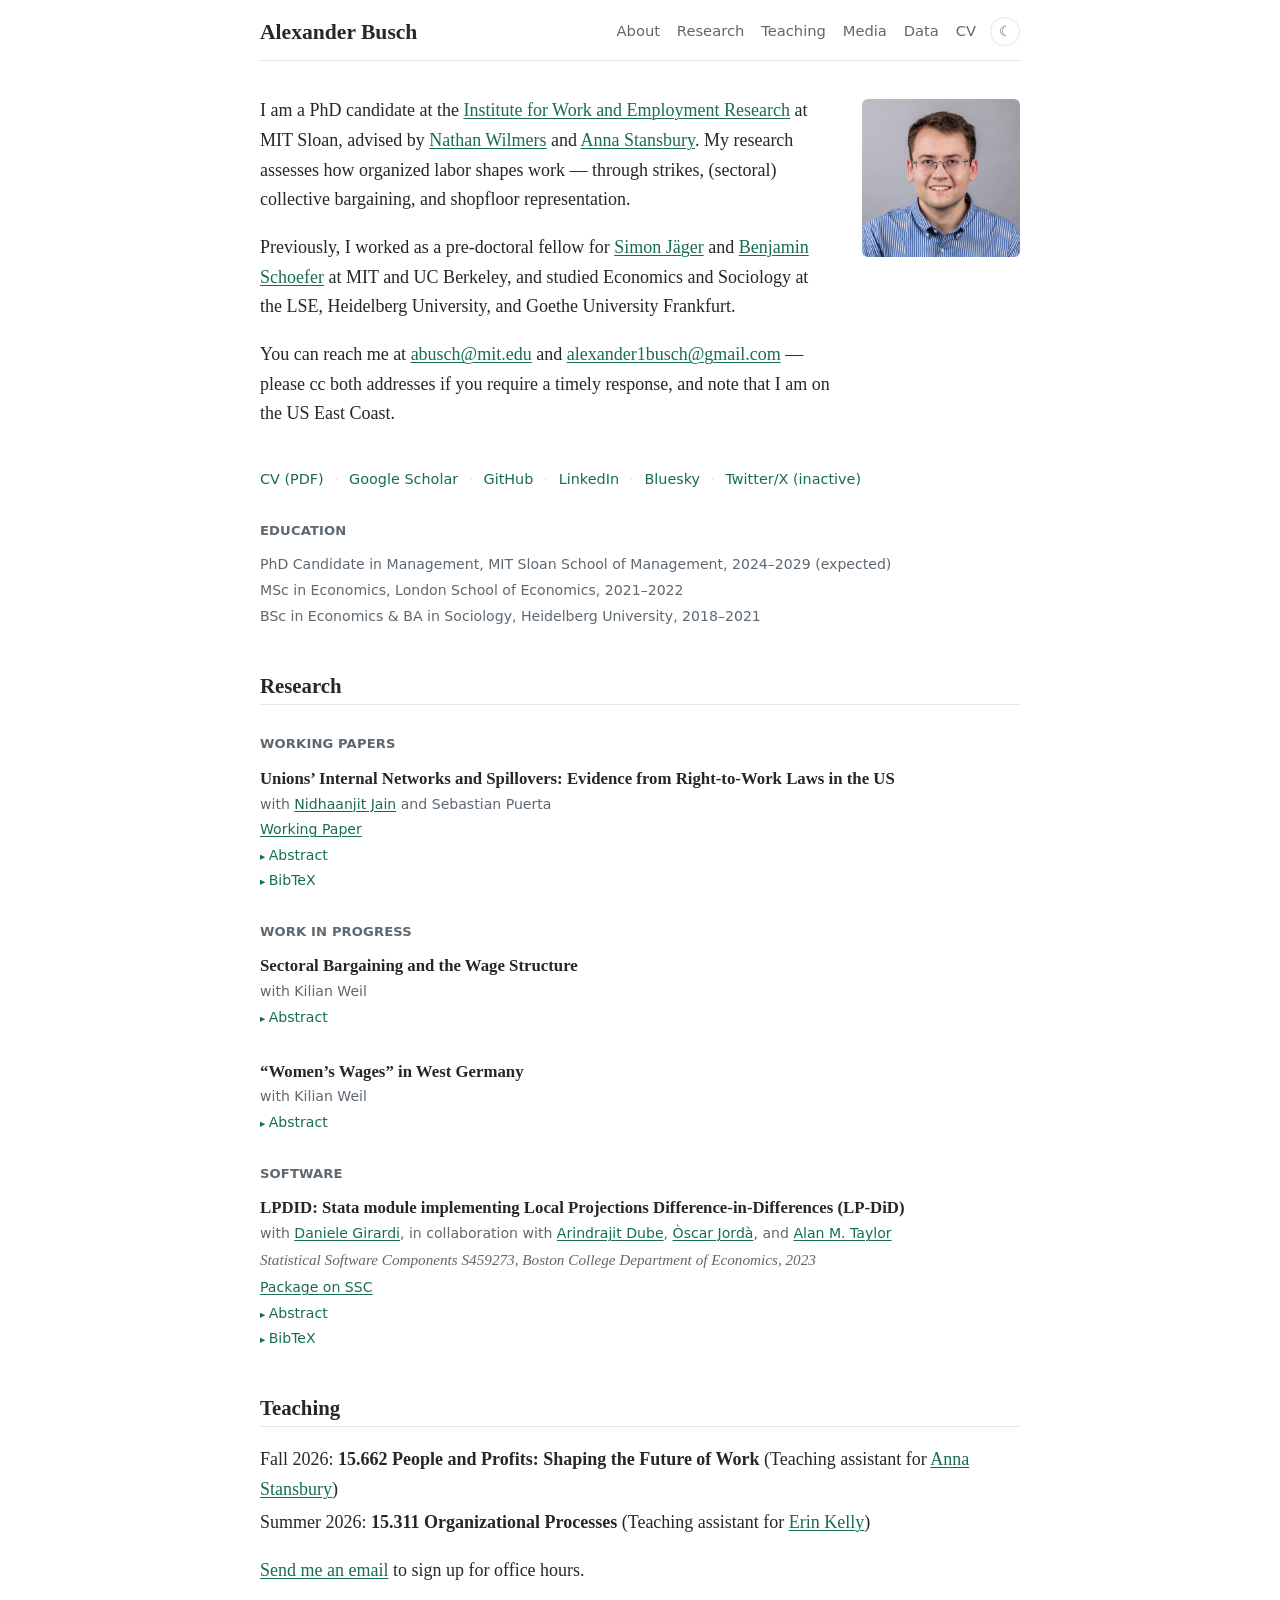
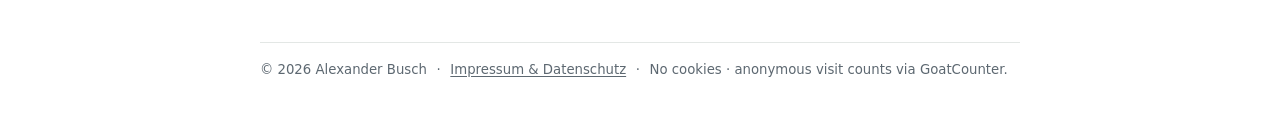
<file: index.html>
<!doctype html>
<html lang="en">
<head>
  <meta charset="utf-8">
  <meta name="viewport" content="width=device-width, initial-scale=1">
  <title>Alexander Busch</title>
  <meta name="description" content="Alexander Busch is a PhD candidate at MIT Sloan researching how organized labor shapes work: strikes, collective bargaining, and shopfloor representation.">
  <link rel="icon" href="data:image/svg+xml,%3Csvg xmlns='http://www.w3.org/2000/svg' viewBox='0 0 64 64'%3E%3Crect width='64' height='64' rx='12' fill='%23176e4b'/%3E%3Ctext x='32' y='43' font-family='Georgia,serif' font-size='30' fill='white' text-anchor='middle'%3EAB%3C/text%3E%3C/svg%3E">
  <link rel="stylesheet" href="styles.css">
  <!-- Applies a saved dark/light choice before the page paints (prevents flashing). -->
  <script>try{var t=localStorage.getItem('theme');if(t)document.documentElement.setAttribute('data-theme',t)}catch(e){}</script>
</head>
<body>

<header class="site-header">
  <h1 class="site-name"><a href="./">Alexander Busch</a></h1>
  <nav class="site-nav" id="site-nav">
    <a href="#about">About</a>
    <a href="#research">Research</a>
    <a href="#teaching">Teaching</a>
    <a href="media.html">Media</a>
    <a href="data.html">Data</a>
    <a href="uploads/Alexander_Busch_CV.pdf" target="_blank" rel="noopener">CV</a>
  </nav>
  <button id="theme-toggle" aria-label="Switch between light and dark mode" title="Light / dark mode"><span class="moon">☾</span><span class="sun">☀</span></button>
  <button id="nav-burger" class="nav-burger" aria-label="Menu" aria-controls="site-nav" aria-expanded="false"><span></span><span></span><span></span></button>
</header>

<!-- ================= ABOUT ================================== -->
<section id="about">
  <div class="about">
    <div class="about-text">
      <p>I am a PhD candidate at the <a href="https://iwer.mit.edu/">Institute for Work and Employment Research</a> at MIT Sloan, advised by <a href="https://www.nathanwilmers.com/">Nathan Wilmers</a> and <a href="https://www.annastansbury.com/">Anna Stansbury</a>. My research assesses how organized labor shapes work — through strikes, (sectoral) collective bargaining, and shopfloor representation.</p>
      <p>Previously, I worked as a pre-doctoral fellow for <a href="https://jaeger.scholar.princeton.edu/">Simon Jäger</a> and <a href="https://eml.berkeley.edu/~schoefer/">Benjamin Schoefer</a> at MIT and UC Berkeley, and studied Economics and Sociology at the LSE, Heidelberg University, and Goethe University Frankfurt.</p>
      <p>You can reach me at <a href="mailto:abusch@mit.edu">abusch@mit.edu</a> and <a href="mailto:alexander1busch@gmail.com">alexander1busch@gmail.com</a> — please cc both addresses if you require a timely response, and note that I am on the US East Coast.</p>
    </div>
    <img class="portrait" src="assets/portrait.jpg" alt="Portrait of Alexander Busch" width="158" height="158">
  </div>

  <p class="contact-links">
    <a href="uploads/Alexander_Busch_CV.pdf" target="_blank" rel="noopener">CV (PDF)</a> <span class="sep">·</span>
    <a href="https://scholar.google.com/citations?user=JVWjHsAAAAAJ">Google Scholar</a> <span class="sep">·</span>
    <a href="https://github.com/hieronymusBusch">GitHub</a> <span class="sep">·</span>
    <a href="https://www.linkedin.com/in/busch--alexander/">LinkedIn</a> <span class="sep">·</span>
    <a href="https://bsky.app/profile/alexanderbusch.bsky.social">Bluesky</a> <span class="sep">·</span>
    <a href="https://twitter.com/_AlexanderBusch">Twitter/X (inactive)</a>
  </p>

  <h3>Education</h3>
  <ul class="edu">
    <li>PhD Candidate in Management, MIT Sloan School of Management, 2024–2029 (expected)</li>
    <li>MSc in Economics, London School of Economics, 2021–2022</li>
    <li>BSc in Economics &amp; BA in Sociology, Heidelberg University, 2018–2021</li>
  </ul>
</section>

<!-- ================= RESEARCH =============================== -->
<section id="research">
  <h2>Research</h2>

  <h3>Working papers</h3>

  <article class="pub">
    <p class="pub-title">Unions’ Internal Networks and Spillovers: Evidence from Right-to-Work Laws in the US</p>
    <p class="pub-authors">with <a href="https://nidhaan-jain.github.io/index.html">Nidhaanjit Jain</a> and Sebastian Puerta</p>
    <p class="pub-links">
      <a href="https://drive.google.com/file/d/1w0aOSRI0GkBZFJo4KDsDNuRT7KeEWNWE/view">Working Paper</a>
    </p>
    <details>
      <summary>Abstract</summary>
      <p class="abstract-body">We document the expansive geographic scope of labor unions in the US and study the implications for the propagation of shocks. The average union local (branch) represented workers dispersed across three states in 2011. Consequently, shocks to a union’s workers in one state can have spillovers in other states through the response of the union. We show this in the context of state-level Right-to-Work (RTW) laws, which create a free-riding problem for unions by making dues payments optional. A model of a multistate union predicts spillovers whose sign depends on the relative magnitudes of two forces akin to substitution and scale effects. Negative spillovers become more likely as cross-state complementarities in membership production increase. We test for spillovers using the adoption of five RTW laws between 2012 and 2017. RTW laws have positive spillovers in non-adopting states; unions increase the number of bargaining units represented in these states, making up for about 35 percent of the workers lost in the adopting states. Notably, more than half of the spillover occurs in non-bordering states. New organizing explains 42 percent of the spillover; the rest appears to be driven by the increased likelihood of contract renegotiation for existing bargaining units. The spillovers are not driven by changes in the price or quality of union services.</p>
    </details>
    <details>
      <summary>BibTeX</summary>
      <div class="bibtex">
        <button class="copy-bib" type="button">Copy</button>
<pre>@unpublished{buschjainpuerta2026spillovers,
  author = {Busch, Alexander and Jain, Nidhaanjit and Puerta, Sebastian},
  title  = {Unions' Internal Networks and Spillovers:
            Evidence from Right-to-Work Laws in the US},
  note   = {Working paper},
  year   = {2026}
}</pre>
      </div>
    </details>
  </article>

  <h3>Work in progress</h3>

  <article class="pub">
    <p class="pub-title">Sectoral Bargaining and the Wage Structure</p>
    <p class="pub-authors">with Kilian Weil</p>
    <details>
      <summary>Abstract</summary>
      <p class="abstract-body">We use a newly digitized panel of collective bargaining agreements linked to quarterly labor market data to study how sectoral agreements shaped aggregate wage inequality in Germany between 1950 and 2025.</p>
    </details>
  </article>

  <article class="pub">
    <p class="pub-title">“Women’s Wages” in West Germany</p>
    <p class="pub-authors">with Kilian Weil</p>
    <details>
      <summary>Abstract</summary>
      <p class="abstract-body">We study the effect of explicitly and implicitly gendered pay scales in West German collective bargaining agreements on gender gaps in wages and employment.</p>
    </details>
  </article>

  <h3>Software</h3>

  <article class="pub">
    <p class="pub-title">LPDID: Stata module implementing Local Projections Difference-in-Differences (LP-DiD)</p>
    <p class="pub-authors">with <a href="https://danielegirardi.github.io/">Daniele Girardi</a>, in collaboration with <a href="https://arindube.com/">Arindrajit Dube</a>, <a href="https://sites.google.com/site/oscarjorda/">Òscar Jordà</a>, and <a href="https://sites.google.com/view/amtaylor/">Alan M. Taylor</a></p>
    <p class="pub-venue">Statistical Software Components S459273, Boston College Department of Economics, 2023</p>
    <p class="pub-links">
      <a href="https://econpapers.repec.org/software/bocbocode/S459273.htm">Package on SSC</a>
    </p>
    <details>
      <summary>Abstract</summary>
      <p class="abstract-body">LPDID performs the Local Projections Difference-in-Differences estimator (LP-DiD) proposed by Dube, Girardi, Jordà and Taylor (2023). LP-DiD is a convenient and flexible regression-based framework for implementing Difference-in-Differences with multiple time periods. It can provide both dynamic event-study estimates and pooled estimates of the overall average effect in a post-treatment window. Treatment can be absorbing or non-absorbing. The estimation sample is restricted to units entering treatment and “clean” controls, thus avoiding the negative-weights bias of two-way fixed-effects estimators. The command allows reweighting to estimate an equally-weighted average effect, flexible choice of the pre-treatment base period, and inclusion of control variables.</p>
    </details>
    <details>
      <summary>BibTeX</summary>
      <div class="bibtex">
        <button class="copy-bib" type="button">Copy</button>
<pre>@misc{buschgirardi2023lpdid,
  author = {Busch, Alexander and Girardi, Daniele},
  title  = {LPDID: Stata module implementing Local
            Projections Difference-in-Differences (LP-DiD)},
  howpublished = {Statistical Software Components S459273,
            Boston College Department of Economics},
  year   = {2023}
}</pre>
      </div>
    </details>
  </article>
</section>

<!-- ================= TEACHING =============================== -->
<section id="teaching">
  <h2>Teaching</h2>
  <ul class="teach-list">
    <li>Fall 2026: <strong>15.662 People and Profits: Shaping the Future of Work</strong> (Teaching assistant for <a href="https://www.annastansbury.com/">Anna Stansbury</a>)</li>
    <li>Summer 2026: <strong>15.311 Organizational Processes</strong> (Teaching assistant for <a href="https://mitsloan.mit.edu/faculty/directory/erin-kelly">Erin Kelly</a>)</li>
  </ul>
  <p><a href="mailto:abusch@mit.edu">Send me an email</a> to sign up for office hours.</p>
</section>

<footer class="site-footer">
  <span>© 2026 Alexander Busch</span>
  <span>·</span>
  <a href="privacy.html">Impressum &amp; Datenschutz</a>
  <span>·</span>
  <span>No cookies · anonymous visit counts via GoatCounter.</span>
</footer>

<script src="script.js"></script>

<!-- Visitor statistics: GoatCounter, cookieless, dashboard at https://busch.goatcounter.com -->
<script data-goatcounter="https://busch.goatcounter.com/count" async src="//gc.zgo.at/count.js"></script>
</body>
</html>
</file>
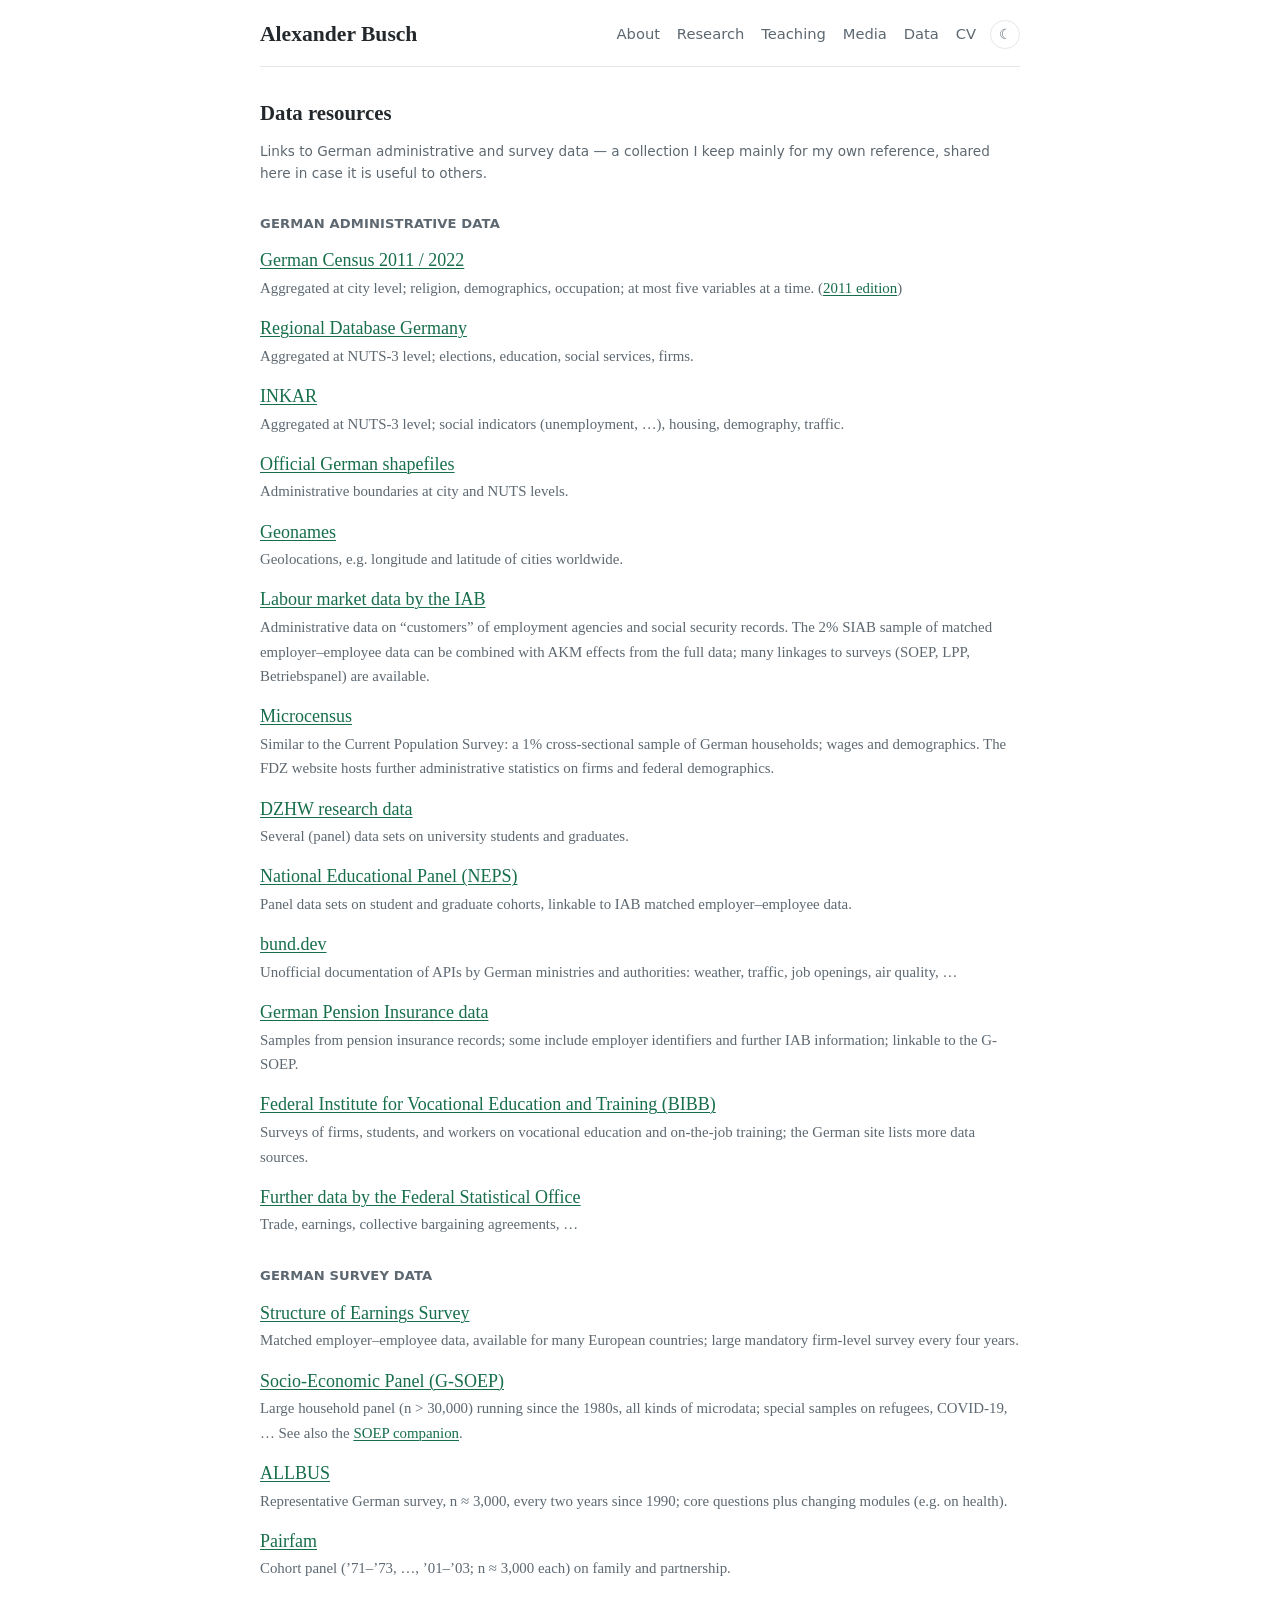
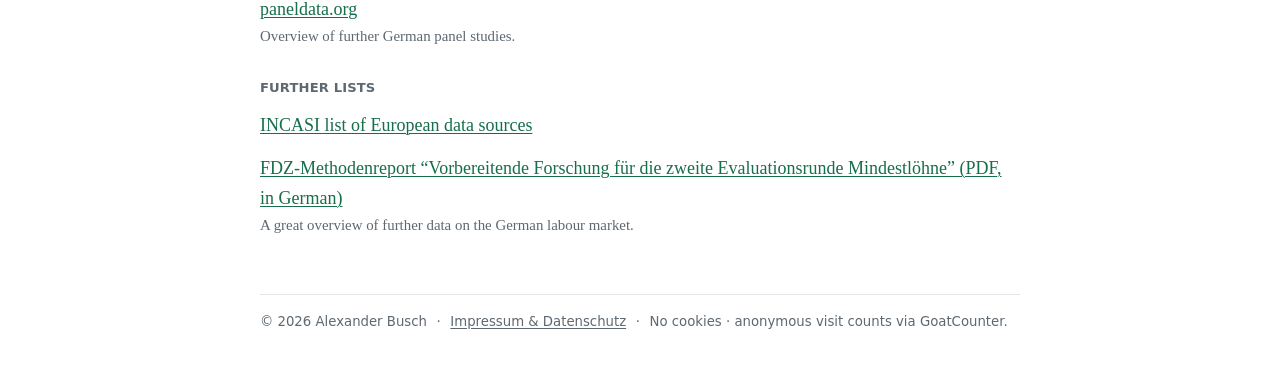
<file: data.html>
<!doctype html>
<html lang="en">
<head>
  <meta charset="utf-8">
  <meta name="viewport" content="width=device-width, initial-scale=1">
  <title>Data — Alexander Busch</title>
  <meta name="description" content="Links to German administrative and survey data, collected by Alexander Busch.">
  <link rel="icon" href="data:image/svg+xml,%3Csvg xmlns='http://www.w3.org/2000/svg' viewBox='0 0 64 64'%3E%3Crect width='64' height='64' rx='12' fill='%23176e4b'/%3E%3Ctext x='32' y='43' font-family='Georgia,serif' font-size='30' fill='white' text-anchor='middle'%3EAB%3C/text%3E%3C/svg%3E">
  <link rel="stylesheet" href="styles.css">
  <script>try{var t=localStorage.getItem('theme');if(t)document.documentElement.setAttribute('data-theme',t)}catch(e){}</script>
</head>
<body>

<header class="site-header">
  <p class="site-name"><a href="./">Alexander Busch</a></p>
  <nav class="site-nav" id="site-nav">
    <a href="index.html#about">About</a>
    <a href="index.html#research">Research</a>
    <a href="index.html#teaching">Teaching</a>
    <a href="media.html">Media</a>
    <a href="data.html">Data</a>
    <a href="uploads/Alexander_Busch_CV.pdf" target="_blank" rel="noopener">CV</a>
  </nav>
  <button id="theme-toggle" aria-label="Switch between light and dark mode" title="Light / dark mode"><span class="moon">☾</span><span class="sun">☀</span></button>
  <button id="nav-burger" class="nav-burger" aria-label="Menu" aria-controls="site-nav" aria-expanded="false"><span></span><span></span><span></span></button>
</header>

<section>
  <h1 class="page-title">Data resources</h1>
  <p class="note">Links to German administrative and survey data — a collection I keep mainly for my own reference, shared here in case it is useful to others.</p>

  <h3>German administrative data</h3>
  <ul class="data-list">
    <li>
      <a href="https://www.zensus2022.de/">German Census 2011 / 2022</a>
      <span class="desc">Aggregated at city level; religion, demographics, occupation; at most five variables at a time. (<a href="https://www.zensus2011.de/">2011 edition</a>)</span>
    </li>
    <li>
      <a href="https://www.regionalstatistik.de/genesis/online">Regional Database Germany</a>
      <span class="desc">Aggregated at NUTS-3 level; elections, education, social services, firms.</span>
    </li>
    <li>
      <a href="https://www.inkar.de/">INKAR</a>
      <span class="desc">Aggregated at NUTS-3 level; social indicators (unemployment, …), housing, demography, traffic.</span>
    </li>
    <li>
      <a href="https://gdz.bkg.bund.de/index.php/default/digitale-geodaten/verwaltungsgebiete.html">Official German shapefiles</a>
      <span class="desc">Administrative boundaries at city and NUTS levels.</span>
    </li>
    <li>
      <a href="http://www.geonames.org/export/">Geonames</a>
      <span class="desc">Geolocations, e.g. longitude and latitude of cities worldwide.</span>
    </li>
    <li>
      <a href="https://fdz.iab.de/en/our-data-products/">Labour market data by the IAB</a>
      <span class="desc">Administrative data on “customers” of employment agencies and social security records. The 2% SIAB sample of matched employer–employee data can be combined with AKM effects from the full data; many linkages to surveys (SOEP, LPP, Betriebspanel) are available.</span>
    </li>
    <li>
      <a href="https://www.forschungsdatenzentrum.de/de/haushalte/mikrozensus">Microcensus</a>
      <span class="desc">Similar to the Current Population Survey: a 1% cross-sectional sample of German households; wages and demographics. The FDZ website hosts further administrative statistics on firms and federal demographics.</span>
    </li>
    <li>
      <a href="https://metadata.fdz.dzhw.eu/de/search?page=1&amp;size=10&amp;type=data_packages">DZHW research data</a>
      <span class="desc">Several (panel) data sets on university students and graduates.</span>
    </li>
    <li>
      <a href="https://www.neps-data.de/Datenzentrum/Daten-und-Dokumentation">National Educational Panel (NEPS)</a>
      <span class="desc">Panel data sets on student and graduate cohorts, linkable to IAB matched employer–employee data.</span>
    </li>
    <li>
      <a href="https://bund.dev/">bund.dev</a>
      <span class="desc">Unofficial documentation of APIs by German ministries and authorities: weather, traffic, job openings, air quality, …</span>
    </li>
    <li>
      <a href="https://www.eservice-drv.de/FdzPortalWeb/dispcontent.do?id=main_fdz_forschung&amp;chmenu=ispvwNavEntriesByHierarchy27">German Pension Insurance data</a>
      <span class="desc">Samples from pension insurance records; some include employer identifiers and further IAB information; linkable to the G-SOEP.</span>
    </li>
    <li>
      <a href="https://www.bibb.de/de/26982.php">Federal Institute for Vocational Education and Training (BIBB)</a>
      <span class="desc">Surveys of firms, students, and workers on vocational education and on-the-job training; the German site lists more data sources.</span>
    </li>
    <li>
      <a href="https://www.destatis.de/EN/Methods/Quality/QualityReports/_node.html#_9bcuj7jmi">Further data by the Federal Statistical Office</a>
      <span class="desc">Trade, earnings, collective bargaining agreements, …</span>
    </li>
  </ul>

  <h3>German survey data</h3>
  <ul class="data-list">
    <li>
      <a href="https://ec.europa.eu/eurostat/web/microdata/structure-of-earnings-survey">Structure of Earnings Survey</a>
      <span class="desc">Matched employer–employee data, available for many European countries; large mandatory firm-level survey every four years.</span>
    </li>
    <li>
      <a href="https://www.diw.de/en/diw_01.c.678568.en/research_data_center_soep.html">Socio-Economic Panel (G-SOEP)</a>
      <span class="desc">Large household panel (n &gt; 30,000) running since the 1980s, all kinds of microdata; special samples on refugees, COVID-19, … See also the <a href="http://companion.soep.de/index.html">SOEP companion</a>.</span>
    </li>
    <li>
      <a href="https://www.gesis.org/en/allbus/download">ALLBUS</a>
      <span class="desc">Representative German survey, n ≈ 3,000, every two years since 1990; core questions plus changing modules (e.g. on health).</span>
    </li>
    <li>
      <a href="https://www.pairfam.de/">Pairfam</a>
      <span class="desc">Cohort panel (’71–’73, …, ’01–’03; n ≈ 3,000 each) on family and partnership.</span>
    </li>
    <li>
      <a href="https://paneldata.org/">paneldata.org</a>
      <span class="desc">Overview of further German panel studies.</span>
    </li>
  </ul>

  <h3>Further lists</h3>
  <ul class="data-list">
    <li>
      <a href="https://webs.uab.cat/incasi/en/european-data-sources/">INCASI list of European data sources</a>
    </li>
    <li>
      <a href="https://doku.iab.de/fdz/reporte/2014/MR_03-14.pdf">FDZ-Methodenreport “Vorbereitende Forschung für die zweite Evaluationsrunde Mindestlöhne” (PDF, in German)</a>
      <span class="desc">A great overview of further data on the German labour market.</span>
    </li>
  </ul>
</section>

<footer class="site-footer">
  <span>© 2026 Alexander Busch</span>
  <span>·</span>
  <a href="privacy.html">Impressum &amp; Datenschutz</a>
  <span>·</span>
  <span>No cookies · anonymous visit counts via GoatCounter.</span>
</footer>

<script src="script.js"></script>

<!-- Visitor statistics: GoatCounter, cookieless, dashboard at https://busch.goatcounter.com -->
<script data-goatcounter="https://busch.goatcounter.com/count" async src="//gc.zgo.at/count.js"></script>
</body>
</html>
</file>
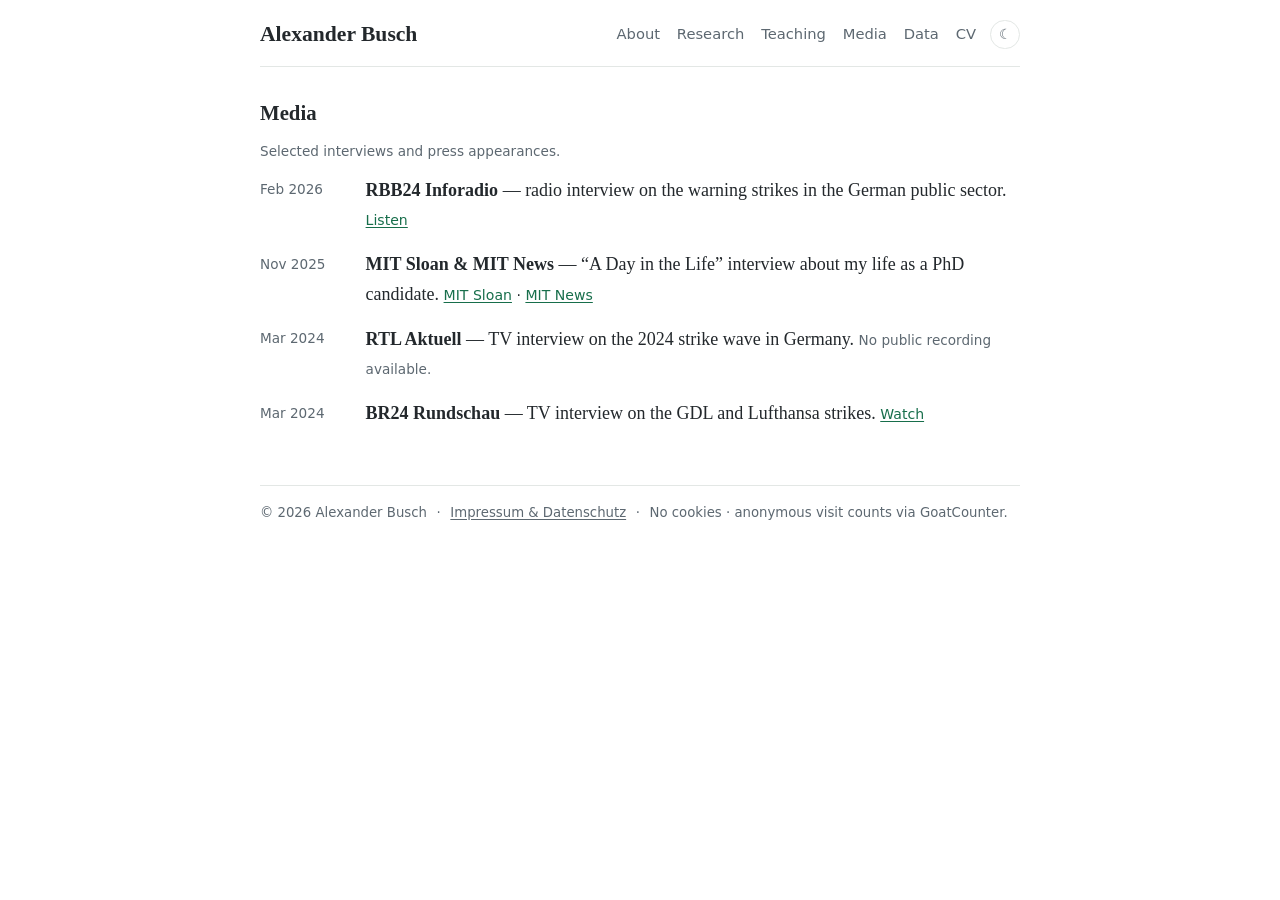
<file: media.html>
<!doctype html>
<html lang="en">
<head>
  <meta charset="utf-8">
  <meta name="viewport" content="width=device-width, initial-scale=1">
  <title>Media — Alexander Busch</title>
  <meta name="description" content="Interviews and press appearances of Alexander Busch on strikes, collective bargaining, and labor relations.">
  <link rel="icon" href="data:image/svg+xml,%3Csvg xmlns='http://www.w3.org/2000/svg' viewBox='0 0 64 64'%3E%3Crect width='64' height='64' rx='12' fill='%23176e4b'/%3E%3Ctext x='32' y='43' font-family='Georgia,serif' font-size='30' fill='white' text-anchor='middle'%3EAB%3C/text%3E%3C/svg%3E">
  <link rel="stylesheet" href="styles.css">
  <script>try{var t=localStorage.getItem('theme');if(t)document.documentElement.setAttribute('data-theme',t)}catch(e){}</script>
</head>
<body>

<header class="site-header">
  <p class="site-name"><a href="./">Alexander Busch</a></p>
  <nav class="site-nav" id="site-nav">
    <a href="index.html#about">About</a>
    <a href="index.html#research">Research</a>
    <a href="index.html#teaching">Teaching</a>
    <a href="media.html">Media</a>
    <a href="data.html">Data</a>
    <a href="uploads/Alexander_Busch_CV.pdf" target="_blank" rel="noopener">CV</a>
  </nav>
  <button id="theme-toggle" aria-label="Switch between light and dark mode" title="Light / dark mode"><span class="moon">☾</span><span class="sun">☀</span></button>
  <button id="nav-burger" class="nav-burger" aria-label="Menu" aria-controls="site-nav" aria-expanded="false"><span></span><span></span><span></span></button>
</header>

<section>
  <h1 class="page-title">Media</h1>
  <p class="note">Selected interviews and press appearances.</p>

  <ul class="media-list">
    <!-- ── To add a media item: copy one <li> block ─────────── -->
    <li>
      <span class="media-date">Feb 2026</span>
      <span class="media-body">
        <span class="media-outlet">RBB24 Inforadio</span> — radio interview on the warning strikes in the German public sector.
        <span class="media-links"><a href="https://www.inforadio.de/rubriken/interviews/2026/02/11/warnstreiks-oeffentlicher-dienst-streikforscher-alexander-busch.html">Listen</a></span>
      </span>
    </li>
    <li>
      <span class="media-date">Nov 2025</span>
      <span class="media-body">
        <span class="media-outlet">MIT Sloan &amp; MIT News</span> — “A Day in the Life” interview about my life as a PhD candidate.
        <span class="media-links"><a href="https://mitsloan.mit.edu/programs/phd/a-day-phd-student-alex-busch">MIT Sloan</a> · <a href="https://news.mit.edu/2025/day-in-the-life-phd-student-alex-busch-1210">MIT News</a></span>
      </span>
    </li>
    <li>
      <span class="media-date">Mar 2024</span>
      <span class="media-body">
        <span class="media-outlet">RTL Aktuell</span> — TV interview on the 2024 strike wave in Germany. <span class="note">No public recording available.</span>
      </span>
    </li>
    <li>
      <span class="media-date">Mar 2024</span>
      <span class="media-body">
        <span class="media-outlet">BR24 Rundschau</span> — TV interview on the GDL and Lufthansa strikes.
        <span class="media-links"><a href="https://www.br.de/br-fernsehen/sendungen/rundschau/rm-interview-alexander-busch-streik-gdl-lufthansa-100.html">Watch</a></span>
      </span>
    </li>
  </ul>
</section>

<footer class="site-footer">
  <span>© 2026 Alexander Busch</span>
  <span>·</span>
  <a href="privacy.html">Impressum &amp; Datenschutz</a>
  <span>·</span>
  <span>No cookies · anonymous visit counts via GoatCounter.</span>
</footer>

<script src="script.js"></script>

<!-- Visitor statistics: GoatCounter, cookieless, dashboard at https://busch.goatcounter.com -->
<script data-goatcounter="https://busch.goatcounter.com/count" async src="//gc.zgo.at/count.js"></script>
</body>
</html>
</file>
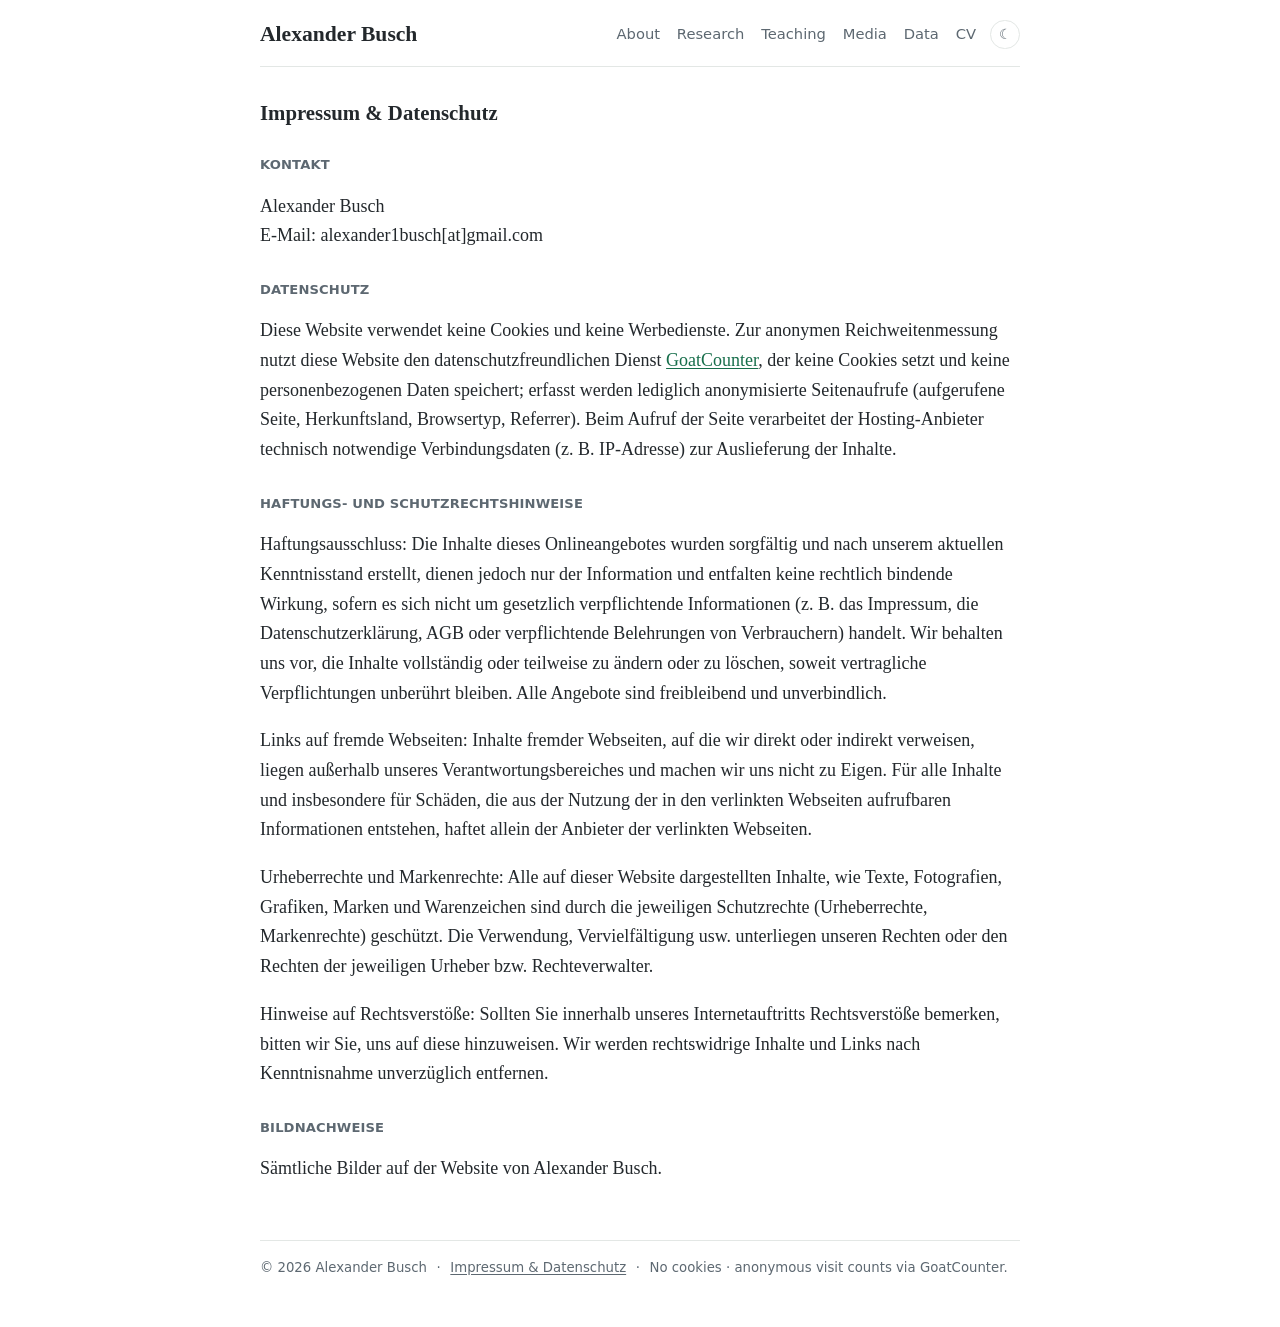
<file: privacy.html>
<!doctype html>
<html lang="de">
<head>
  <meta charset="utf-8">
  <meta name="viewport" content="width=device-width, initial-scale=1">
  <title>Impressum &amp; Datenschutz — Alexander Busch</title>
  <meta name="robots" content="noindex">
  <link rel="icon" href="data:image/svg+xml,%3Csvg xmlns='http://www.w3.org/2000/svg' viewBox='0 0 64 64'%3E%3Crect width='64' height='64' rx='12' fill='%23176e4b'/%3E%3Ctext x='32' y='43' font-family='Georgia,serif' font-size='30' fill='white' text-anchor='middle'%3EAB%3C/text%3E%3C/svg%3E">
  <link rel="stylesheet" href="styles.css">
  <script>try{var t=localStorage.getItem('theme');if(t)document.documentElement.setAttribute('data-theme',t)}catch(e){}</script>
</head>
<body>

<header class="site-header">
  <p class="site-name"><a href="./">Alexander Busch</a></p>
  <nav class="site-nav" id="site-nav">
    <a href="index.html#about">About</a>
    <a href="index.html#research">Research</a>
    <a href="index.html#teaching">Teaching</a>
    <a href="media.html">Media</a>
    <a href="data.html">Data</a>
    <a href="uploads/Alexander_Busch_CV.pdf" target="_blank" rel="noopener">CV</a>
  </nav>
  <button id="theme-toggle" aria-label="Switch between light and dark mode" title="Light / dark mode"><span class="moon">☾</span><span class="sun">☀</span></button>
  <button id="nav-burger" class="nav-burger" aria-label="Menu" aria-controls="site-nav" aria-expanded="false"><span></span><span></span><span></span></button>
</header>

<section>
  <h1 class="page-title">Impressum &amp; Datenschutz</h1>

  <h3>Kontakt</h3>
  <p>Alexander Busch<br>E-Mail: alexander1busch[at]gmail.com</p>

  <h3>Datenschutz</h3>
  <p>Diese Website verwendet keine Cookies und keine Werbedienste. Zur anonymen Reichweitenmessung nutzt diese Website den datenschutzfreundlichen Dienst <a href="https://www.goatcounter.com/">GoatCounter</a>, der keine Cookies setzt und keine personenbezogenen Daten speichert; erfasst werden lediglich anonymisierte Seitenaufrufe (aufgerufene Seite, Herkunftsland, Browsertyp, Referrer). Beim Aufruf der Seite verarbeitet der Hosting-Anbieter technisch notwendige Verbindungsdaten (z.&nbsp;B. IP-Adresse) zur Auslieferung der Inhalte.</p>

  <h3>Haftungs- und Schutzrechtshinweise</h3>
  <p>Haftungsausschluss: Die Inhalte dieses Onlineangebotes wurden sorgfältig und nach unserem aktuellen Kenntnisstand erstellt, dienen jedoch nur der Information und entfalten keine rechtlich bindende Wirkung, sofern es sich nicht um gesetzlich verpflichtende Informationen (z.&nbsp;B. das Impressum, die Datenschutzerklärung, AGB oder verpflichtende Belehrungen von Verbrauchern) handelt. Wir behalten uns vor, die Inhalte vollständig oder teilweise zu ändern oder zu löschen, soweit vertragliche Verpflichtungen unberührt bleiben. Alle Angebote sind freibleibend und unverbindlich.</p>

  <p>Links auf fremde Webseiten: Inhalte fremder Webseiten, auf die wir direkt oder indirekt verweisen, liegen außerhalb unseres Verantwortungsbereiches und machen wir uns nicht zu Eigen. Für alle Inhalte und insbesondere für Schäden, die aus der Nutzung der in den verlinkten Webseiten aufrufbaren Informationen entstehen, haftet allein der Anbieter der verlinkten Webseiten.</p>

  <p>Urheberrechte und Markenrechte: Alle auf dieser Website dargestellten Inhalte, wie Texte, Fotografien, Grafiken, Marken und Warenzeichen sind durch die jeweiligen Schutzrechte (Urheberrechte, Markenrechte) geschützt. Die Verwendung, Vervielfältigung usw. unterliegen unseren Rechten oder den Rechten der jeweiligen Urheber bzw. Rechteverwalter.</p>

  <p>Hinweise auf Rechtsverstöße: Sollten Sie innerhalb unseres Internetauftritts Rechtsverstöße bemerken, bitten wir Sie, uns auf diese hinzuweisen. Wir werden rechtswidrige Inhalte und Links nach Kenntnisnahme unverzüglich entfernen.</p>

  <h3>Bildnachweise</h3>
  <p>Sämtliche Bilder auf der Website von Alexander Busch.</p>
</section>

<footer class="site-footer">
  <span>© 2026 Alexander Busch</span>
  <span>·</span>
  <a href="privacy.html">Impressum &amp; Datenschutz</a>
  <span>·</span>
  <span>No cookies · anonymous visit counts via GoatCounter.</span>
</footer>

<script src="script.js"></script>

<!-- Visitor statistics: GoatCounter, cookieless, dashboard at https://busch.goatcounter.com -->
<script data-goatcounter="https://busch.goatcounter.com/count" async src="//gc.zgo.at/count.js"></script>
</body>
</html>
</file>
<file: styles.css>
/* ============================================================
   alexander-busch.eu — one stylesheet for the whole site
   ------------------------------------------------------------
   All colors and fonts are defined as variables in the three
   blocks below. The two dark blocks must stay identical: one
   applies when the visitor clicked the toggle, the other when
   their operating system prefers dark mode.
   ============================================================ */

:root {
  --bg:      #ffffff;
  --text:    #23282c;
  --muted:   #5d6871;
  --accent:  #176e4b;   /* deep green */
  --border:  #e3e7e5;
  --surface: #f5f7f6;   /* background of abstract / BibTeX boxes */

  --serif: Charter, "Bitstream Charter", "Iowan Old Style", "Sitka Text", Cambria, Georgia, serif;
  --sans:  system-ui, -apple-system, "Segoe UI", Helvetica, Arial, sans-serif;
  --mono:  ui-monospace, "Cascadia Code", Consolas, Menlo, monospace;
}

/* Dark theme, selected with the toggle button */
[data-theme="dark"] {
  --bg:      #15181a;
  --text:    #d8dcde;
  --muted:   #96a1a9;
  --accent:  #6cc59d;
  --border:  #2b3134;
  --surface: #1c2124;
}

/* Dark theme, following the operating system (toggle not used) */
@media (prefers-color-scheme: dark) {
  :root:not([data-theme="light"]) {
    --bg:      #15181a;
    --text:    #d8dcde;
    --muted:   #96a1a9;
    --accent:  #6cc59d;
    --border:  #2b3134;
    --surface: #1c2124;
  }
}

/* ---------- base ------------------------------------------- */

* { box-sizing: border-box; }

html { scroll-behavior: smooth; }

body {
  margin: 0 auto;
  /* Width of the whole text column (1rem = 16px, so 50rem = 800px).
     Raise or lower this one value to make the site wider or narrower. */
  max-width: 50rem;
  padding: 0 1.25rem 3rem;
  font-family: var(--serif);
  font-size: 1.125rem;
  line-height: 1.65;
  color: var(--text);
  background: var(--bg);
}

a {
  color: var(--accent);
  text-decoration-thickness: 1px;
  text-underline-offset: 2px;
}
a:hover { text-decoration-thickness: 2px; }

img { max-width: 100%; }

/* Anchor targets stop below the sticky header instead of underneath it */
section { scroll-margin-top: 4.5rem; }

h1, h2, h3 {
  font-family: var(--serif);
  line-height: 1.3;
  font-weight: 600;
}

h2 {
  font-size: 1.3rem;
  margin: 2.75rem 0 1.1rem;
  padding-bottom: 0.3rem;
  border-bottom: 1px solid var(--border);
}

/* Page title on the subpages (Media, Data, Impressum) */
.page-title { font-size: 1.3rem; margin: 0 0 0.4rem; }

h3 {
  font-family: var(--sans);
  font-size: 0.82rem;
  font-weight: 600;
  letter-spacing: 0.01em;
  color: var(--muted);
  text-transform: uppercase;
  margin: 1.9rem 0 0.9rem;
}

/* ---------- header ----------------------------------------- */

.site-header {
  position: sticky;   /* header stays visible while scrolling */
  top: 0;
  z-index: 50;
  background: var(--bg);
  display: flex;
  flex-wrap: wrap;
  align-items: center;
  gap: 0.45rem 0.9rem;
  padding: 1.05rem 0 0.85rem;
  border-bottom: 1px solid var(--border);
  margin-bottom: 2rem;
}

.site-name {
  font-size: 1.35rem;
  font-weight: 600;
  margin: 0 auto 0 0;   /* pushes nav and buttons to the right */
}
.site-name a {
  color: var(--text);
  text-decoration: none;
}

.site-nav {
  display: flex;
  flex-wrap: wrap;
  align-items: center;
  gap: 0.35rem 1.05rem;
  font-family: var(--sans);
  font-size: 0.92rem;
}
.site-nav a {
  color: var(--muted);
  text-decoration: none;
}
.site-nav a:hover { color: var(--accent); }

#theme-toggle {
  background: none;
  border: 1px solid var(--border);
  border-radius: 999px;
  color: var(--muted);
  width: 1.85rem;
  height: 1.85rem;
  line-height: 1;
  font-size: 0.9rem;
  cursor: pointer;
  padding: 0;
}
#theme-toggle:hover { color: var(--accent); border-color: var(--accent); }

/* ☰ button; only shown on narrow screens (see media query below) */
.nav-burger {
  display: none;
  background: none;
  border: 1px solid var(--border);
  border-radius: 999px;
  width: 1.85rem;
  height: 1.85rem;
  padding: 0;
  cursor: pointer;
  flex-direction: column;
  align-items: center;
  justify-content: center;
  gap: 3px;
}
.nav-burger span {
  display: block;
  width: 0.9rem;
  height: 1.5px;
  background: var(--muted);
}
.nav-burger:hover { border-color: var(--accent); }
.nav-burger:hover span { background: var(--accent); }

/* Show ☾ in light mode, ☀ in dark mode */
#theme-toggle .sun  { display: none; }
[data-theme="dark"] #theme-toggle .moon { display: none; }
[data-theme="dark"] #theme-toggle .sun  { display: inline; }
@media (prefers-color-scheme: dark) {
  :root:not([data-theme="light"]) #theme-toggle .moon { display: none; }
  :root:not([data-theme="light"]) #theme-toggle .sun  { display: inline; }
}

/* ---------- about ------------------------------------------ */

.about {
  display: flex;
  gap: 2rem;
  align-items: flex-start;
}
.about-text { flex: 1; }
.about-text p:first-child { margin-top: 0.2rem; }

.portrait {
  width: 158px;
  height: auto;      /* keeps the aspect ratio at every window size */
  border-radius: 6px;
  flex-shrink: 0;
  margin-top: 0.4rem;
}

.contact-links {
  font-family: var(--sans);
  font-size: 0.9rem;
  margin: 1.3rem 0 0;
  display: flex;
  flex-wrap: wrap;
  gap: 0.3rem 0.65rem;
}
.contact-links a { text-decoration: none; }
.contact-links a:hover { text-decoration: underline; }
.contact-links .sep { color: var(--border); }

.edu {
  font-family: var(--sans);
  font-size: 0.88rem;
  color: var(--muted);
  list-style: none;
  padding: 0;
  margin: 0.2rem 0 0;   /* the "Education" heading above provides the spacing */
}
.edu li { margin: 0.15rem 0; }

.note {
  font-family: var(--sans);
  font-size: 0.85rem;
  color: var(--muted);
}

/* ---------- publications ----------------------------------- */

.pub { margin: 0 0 1.9rem; }

.pub-title {
  font-size: 1.05rem;
  font-weight: 600;
  line-height: 1.45;
  margin: 0;
}
.pub-title a { color: var(--text); }

.pub-authors {
  font-family: var(--sans);
  font-size: 0.88rem;
  color: var(--muted);
  margin: 0.1rem 0 0;
}

.pub-venue {
  font-style: italic;
  color: var(--muted);
  font-size: 0.95rem;
  margin: 0.1rem 0 0.25rem;
}

.pub-links,
.pub details {
  font-family: var(--sans);
  font-size: 0.88rem;
  margin: 0.15rem 0 0;
}
.pub-links { display: flex; flex-wrap: wrap; gap: 0.2rem 1rem; }

.pub summary {
  color: var(--accent);
  cursor: pointer;
  list-style: none;
  width: fit-content;
}
.pub summary::-webkit-details-marker { display: none; }
.pub summary::before { content: "▸ "; font-size: 0.75em; }
.pub details[open] > summary::before { content: "▾ "; }
.pub summary:hover { text-decoration: underline; }

.abstract-body {
  font-family: var(--serif);
  font-size: 0.95rem;
  margin: 0.5rem 0 0.25rem;
  padding: 0.55rem 0.9rem;
  border-left: 3px solid var(--accent);
  background: var(--surface);
}

.bibtex { position: relative; margin-top: 0.5rem; }
.bibtex pre {
  margin: 0;
  padding: 0.7rem 0.9rem;
  background: var(--surface);
  border: 1px solid var(--border);
  border-radius: 6px;
  overflow-x: auto;
  font-family: var(--mono);
  font-size: 0.78rem;
  line-height: 1.55;
}
.copy-bib {
  position: absolute;
  top: 0.45rem;
  right: 0.45rem;
  font-family: var(--sans);
  font-size: 0.72rem;
  color: var(--muted);
  background: var(--bg);
  border: 1px solid var(--border);
  border-radius: 5px;
  padding: 0.15rem 0.5rem;
  cursor: pointer;
}
.copy-bib:hover { color: var(--accent); border-color: var(--accent); }

/* ---------- teaching --------------------------------------- */

.teach-list {
  list-style: none;
  padding: 0;
  margin: 0 0 1rem;
}
.teach-list li { margin: 0.25rem 0; }

/* ---------- media ------------------------------------------ */

.media-list {
  list-style: none;
  padding: 0;
  margin: 0;
}
.media-list li {
  display: grid;
  grid-template-columns: 5.6rem 1fr;
  gap: 1rem;
  margin: 0 0 0.95rem;
}
.media-date {
  font-family: var(--sans);
  font-size: 0.85rem;
  color: var(--muted);
  padding-top: 0.15rem;
  white-space: nowrap;
}
.media-body { min-width: 0; }
.media-outlet { font-weight: 600; }
.media-links {
  font-family: var(--sans);
  font-size: 0.88rem;
}

/* ---------- data page -------------------------------------- */

.data-list {
  list-style: none;
  padding: 0;
  margin: 0 0 1.5rem;
}
.data-list li { margin: 0 0 0.85rem; }
.data-list .desc {
  display: block;
  font-size: 0.93rem;
  color: var(--muted);
}

/* ---------- footer ----------------------------------------- */

.site-footer {
  margin-top: 3.5rem;
  padding-top: 1rem;
  border-top: 1px solid var(--border);
  font-family: var(--sans);
  font-size: 0.83rem;
  color: var(--muted);
  display: flex;
  flex-wrap: wrap;
  gap: 0.3rem 0.6rem;
}
.site-footer a { color: var(--muted); }
.site-footer a:hover { color: var(--accent); }

/* ---------- small screens ---------------------------------- */

/* Collapse the nav into the ☰ menu when it no longer fits on one line */
@media (max-width: 720px) {
  .nav-burger { display: flex; }
  .site-nav { display: none; }
  .site-header.nav-open .site-nav {
    display: flex;
    flex-direction: column;
    align-items: flex-start;
    gap: 0.6rem;
    width: 100%;
    order: 10;
    padding: 0.4rem 0 0.6rem;
  }
}

@media (max-width: 620px) {
  body { font-size: 1rem; }
  .about { flex-direction: column-reverse; gap: 1.1rem; }
  .portrait { width: 132px; }
  .media-list li {
    grid-template-columns: 1fr;
    gap: 0.05rem;
    margin-bottom: 1.1rem;
  }
}
</file>
